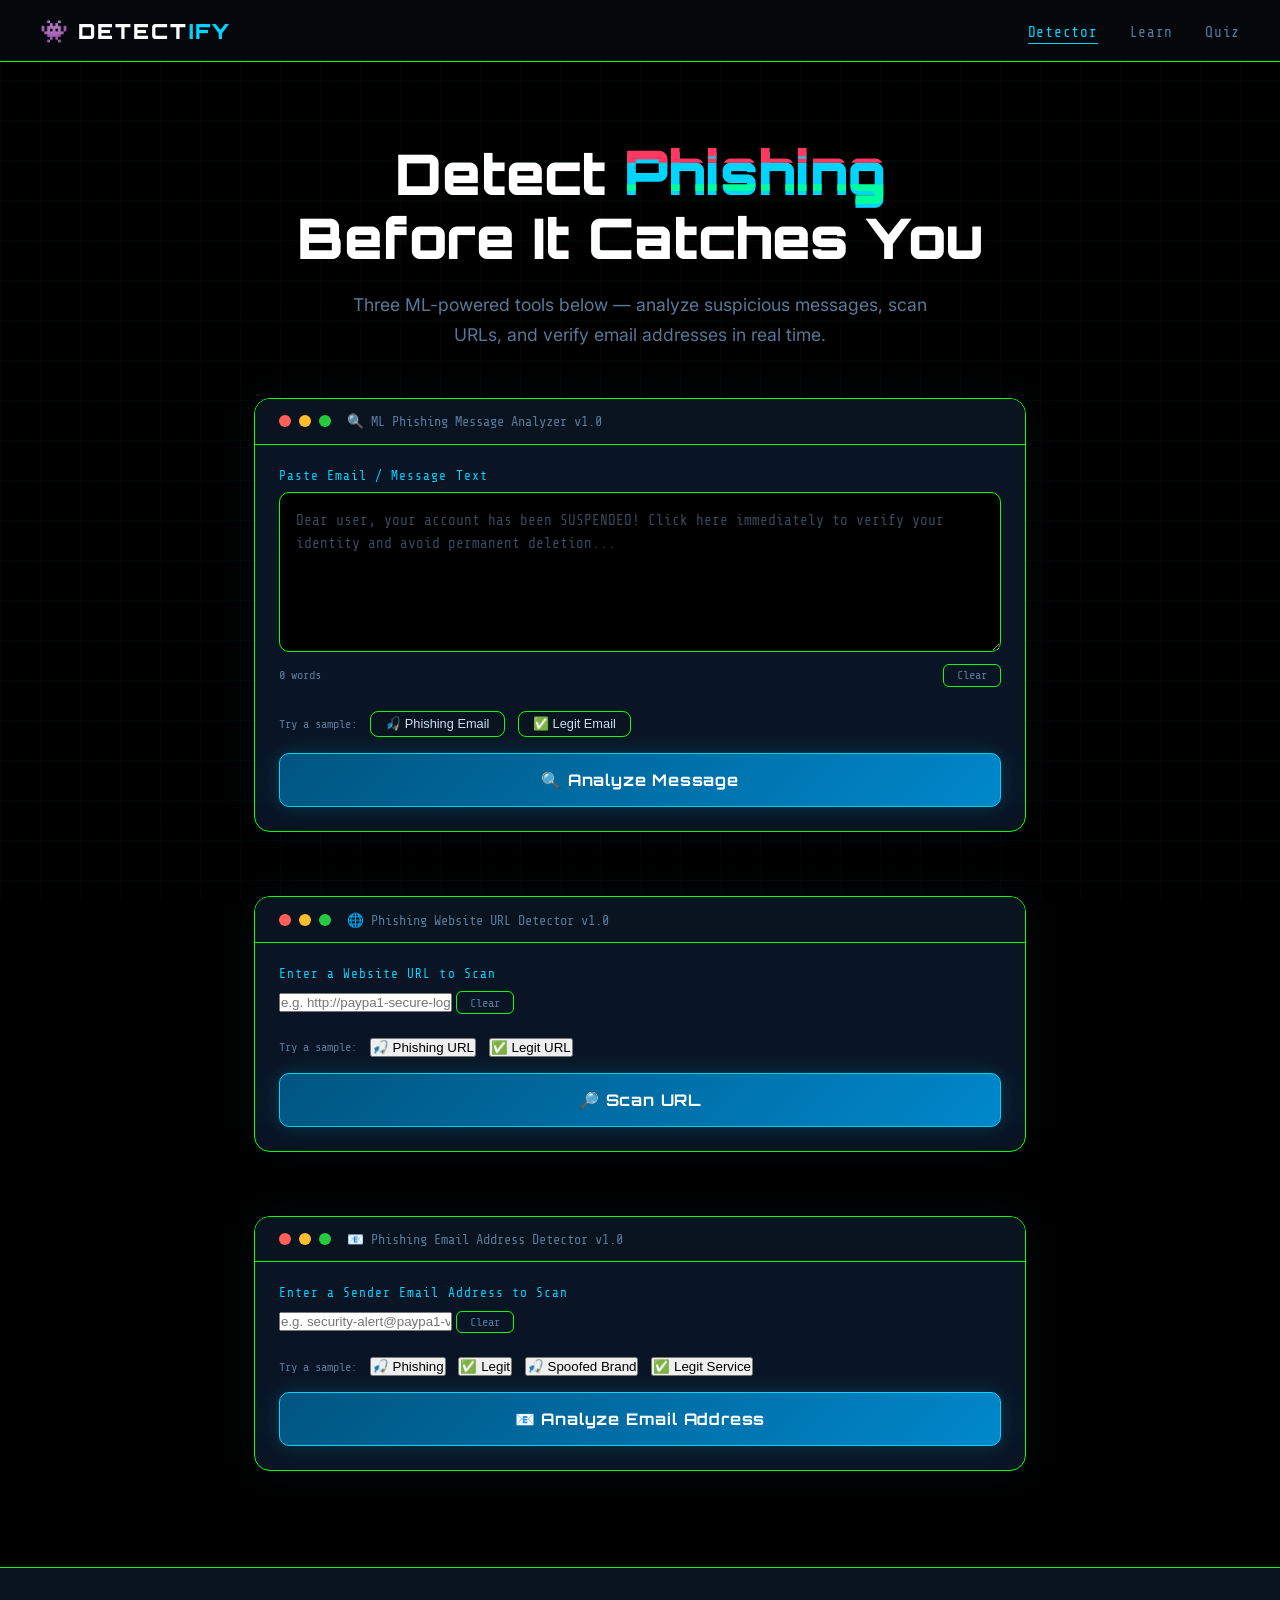
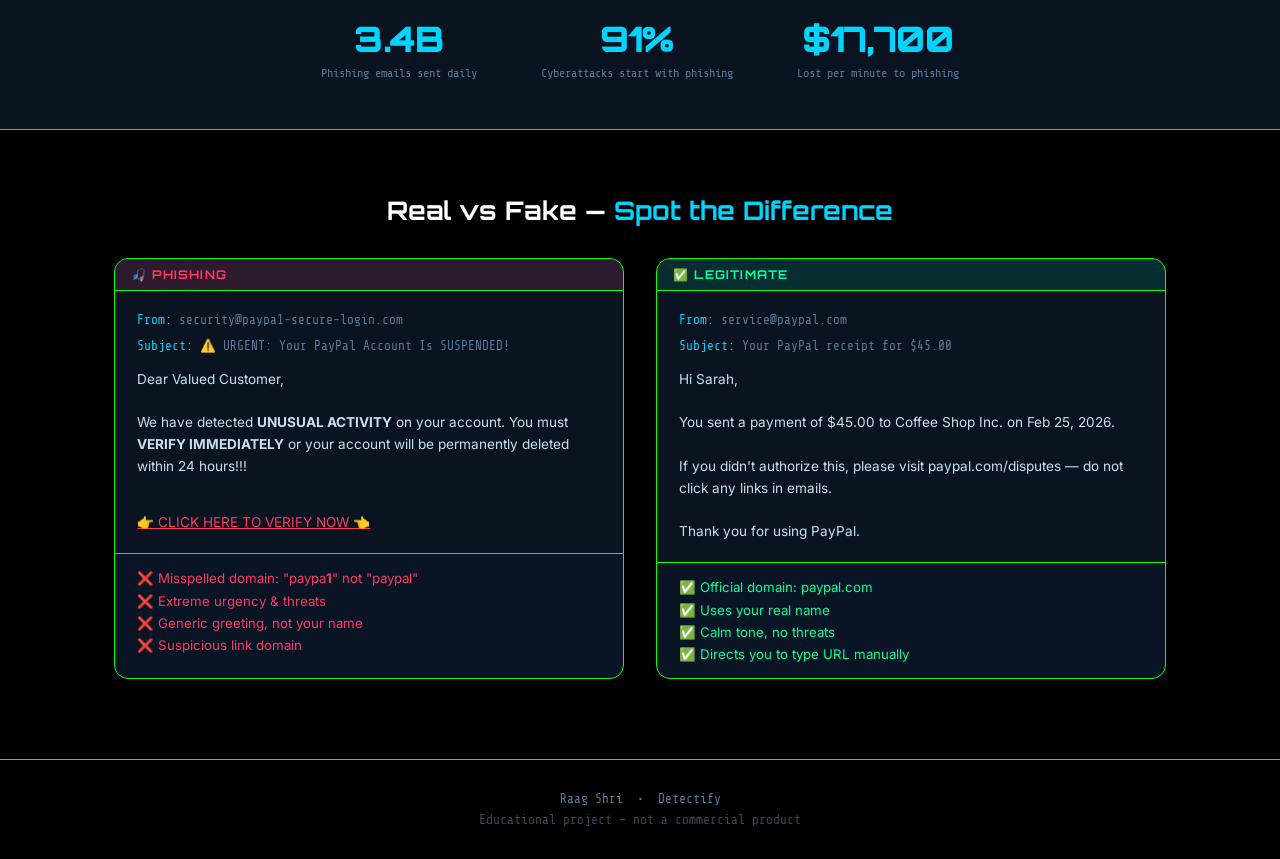
<file: templates/index.html>
<!DOCTYPE html>
<html lang="en">
<head>
  <meta charset="UTF-8" />
  <meta name="viewport" content="width=device-width, initial-scale=1.0"/>
  <title>Detectify</title>
  <link rel="stylesheet" href="/static/css/style.css" />
  <link href="https://fonts.googleapis.com/css2?family=Share+Tech+Mono&family=Orbitron:wght@400;700;900&family=Inter:wght@300;400;600&display=swap" rel="stylesheet"/>
</head>
<body>

  <div class="bg-grid"></div>
  <div class="scanline"></div>

  <!-- NAV -->
  <nav class="navbar">
    <div class="nav-logo">
      <span class="logo-icon">👾</span>
      <span class="logo-text">DETECT<span class="accent">IFY</span></span>
    </div>
    <ul class="nav-links">
      <li><a href="/" class="active">Detector</a></li>
      <li><a href="/learn">Learn</a></li>
      <li><a href="/quiz">Quiz</a></li>
    </ul>
  </nav>

  <!-- HERO -->
  <section class="hero">
    <h1 class="hero-title">
      Detect <span class="glitch" data-text="Phishing">Phishing</span><br/>Before It Catches You
    </h1>
    <p class="hero-subtitle">
      Three ML-powered tools below — analyze suspicious messages, scan URLs, and verify email addresses in real time.
    </p>
  </section>

  <!-- ══════════════════════════════════════════════
       CARD 1 — MESSAGE / EMAIL BODY DETECTOR
       ══════════════════════════════════════════════ -->
  <section class="detector-section">
    <div class="detector-card">
      <div class="card-header">
        <span class="terminal-dot red"></span>
        <span class="terminal-dot yellow"></span>
        <span class="terminal-dot green"></span>
        <span class="card-title">🔍 ML Phishing Message Analyzer v1.0</span>
      </div>

      <div class="input-area">
        <label for="messageInput">Paste Email / Message Text</label>
        <textarea id="messageInput" placeholder="Dear user, your account has been SUSPENDED! Click here immediately to verify your identity and avoid permanent deletion..."></textarea>
        <div class="input-meta">
          <span id="wordCount">0 words</span>
          <button id="clearBtn" class="btn-clear">Clear</button>
        </div>
      </div>

      <div class="samples">
        <span class="samples-label">Try a sample:</span>
        <button class="sample-btn" data-type="phishing">🎣 Phishing Email</button>
        <button class="sample-btn" data-type="legit">✅ Legit Email</button>
      </div>

      <button id="analyzeBtn" class="btn-analyze">
        <span class="btn-text">🔍 Analyze Message</span>
        <span class="btn-loading hidden">Scanning...</span>
      </button>

      <div id="resultPanel" class="result-panel hidden">
        <div class="result-header">
          <div id="verdictBadge" class="verdict-badge"></div>
          <div class="probability-wrap">
            <span class="prob-label">Phishing Probability</span>
            <div class="prob-bar-wrap"><div id="probBar" class="prob-bar"></div></div>
            <span id="probValue" class="prob-value"></span>
          </div>
        </div>
        <div class="result-columns">
          <div class="col">
            <h4 class="col-title danger-title">🚨 Red Flags</h4>
            <ul id="redFlagsList" class="flag-list"></ul>
          </div>
          <div class="col">
            <h4 class="col-title safe-title">🛡️ Safe Signs</h4>
            <ul id="safeSignsList" class="safe-list"></ul>
          </div>
        </div>
        <details class="features-details">
          <summary>⚙️ Feature Breakdown (ML Inputs)</summary>
          <div id="featuresGrid" class="features-grid"></div>
        </details>
      </div>
    </div>
  </section>

  <!-- ══════════════════════════════════════════════
       CARD 2 — URL / WEBSITE DETECTOR
       ══════════════════════════════════════════════ -->
  <section class="detector-section">
    <div class="detector-card">
      <div class="card-header">
        <span class="terminal-dot red"></span>
        <span class="terminal-dot yellow"></span>
        <span class="terminal-dot green"></span>
        <span class="card-title">🌐 Phishing Website URL Detector v1.0</span>
      </div>

      <div class="input-area">
        <label for="urlInput">Enter a Website URL to Scan</label>
        <div class="url-input-row">
          <input type="text" id="urlInput" class="url-input"
            placeholder="e.g. http://paypa1-secure-login.xyz/verify"
            autocomplete="off" spellcheck="false"/>
          <button id="clearUrlBtn" class="btn-clear">Clear</button>
        </div>
      </div>

      <div class="samples">
        <span class="samples-label">Try a sample:</span>
        <button class="url-sample-btn" data-url="http://paypa1-secure-login.xyz/verify?user=admin">🎣 Phishing URL</button>
        <button class="url-sample-btn" data-url="https://www.paypal.com/signin">✅ Legit URL</button>
      </div>

      <button id="analyzeUrlBtn" class="btn-analyze">
        <span class="url-btn-text">🔎 Scan URL</span>
        <span class="url-btn-loading hidden">Scanning...</span>
      </button>

      <div id="urlResultPanel" class="result-panel hidden">
        <div class="result-header">
          <div id="urlVerdictBadge" class="verdict-badge"></div>
          <div class="probability-wrap">
            <span class="prob-label">Phishing Probability</span>
            <div class="prob-bar-wrap"><div id="urlProbBar" class="prob-bar"></div></div>
            <span id="urlProbValue" class="prob-value"></span>
          </div>
        </div>
        <div class="result-columns">
          <div class="col">
            <h4 class="col-title danger-title">🚨 Suspicious Signals</h4>
            <ul id="urlRedFlagsList" class="flag-list"></ul>
          </div>
          <div class="col">
            <h4 class="col-title safe-title">🛡️ Safe Signals</h4>
            <ul id="urlSafeSignsList" class="safe-list"></ul>
          </div>
        </div>
        <details class="features-details">
          <summary>⚙️ URL Feature Breakdown (ML Inputs)</summary>
          <div id="urlFeaturesGrid" class="features-grid"></div>
        </details>
      </div>
    </div>
  </section>

  <!-- ══════════════════════════════════════════════
       CARD 3 — EMAIL ADDRESS DETECTOR
       ══════════════════════════════════════════════ -->
  <section class="detector-section">
    <div class="detector-card">
      <div class="card-header">
        <span class="terminal-dot red"></span>
        <span class="terminal-dot yellow"></span>
        <span class="terminal-dot green"></span>
        <span class="card-title">📧 Phishing Email Address Detector v1.0</span>
      </div>

      <div class="input-area">
        <label for="emailInput">Enter a Sender Email Address to Scan</label>
        <div class="url-input-row">
          <input type="text" id="emailInput" class="url-input"
            placeholder="e.g. security-alert@paypa1-verify.support"
            autocomplete="off" spellcheck="false"/>
          <button id="clearEmailBtn" class="btn-clear">Clear</button>
        </div>
      </div>

      <div class="samples">
        <span class="samples-label">Try a sample:</span>
        <button class="email-sample-btn" data-email="security-alert@paypa1-account-verify.support">🎣 Phishing</button>
        <button class="email-sample-btn" data-email="no-reply@github.com">✅ Legit</button>
        <button class="email-sample-btn" data-email="noreply@amaz0n-billing-update.xyz">🎣 Spoofed Brand</button>
        <button class="email-sample-btn" data-email="receipts@stripe.com">✅ Legit Service</button>
      </div>

      <button id="analyzeEmailBtn" class="btn-analyze">
        <span class="email-btn-text">📧 Analyze Email Address</span>
        <span class="email-btn-loading hidden">Scanning...</span>
      </button>

      <div id="emailResultPanel" class="result-panel hidden">
        <div class="result-header">
          <div id="emailVerdictBadge" class="verdict-badge"></div>
          <div class="probability-wrap">
            <span class="prob-label">Phishing Probability</span>
            <div class="prob-bar-wrap"><div id="emailProbBar" class="prob-bar"></div></div>
            <span id="emailProbValue" class="prob-value"></span>
          </div>
        </div>
        <div class="result-columns">
          <div class="col">
            <h4 class="col-title danger-title">🚨 Suspicious Signals</h4>
            <ul id="emailRedFlagsList" class="flag-list"></ul>
          </div>
          <div class="col">
            <h4 class="col-title safe-title">🛡️ Safe Signals</h4>
            <ul id="emailSafeSignsList" class="safe-list"></ul>
          </div>
        </div>
        <details class="features-details">
          <summary>⚙️ Email Feature Breakdown (ML Inputs)</summary>
          <div id="emailFeaturesGrid" class="features-grid"></div>
        </details>
      </div>
    </div>
  </section>

  <!-- STATS STRIP -->
  <section class="stats-strip">
    <div class="stat-item">
      <span class="stat-number">3.4B</span>
      <span class="stat-label">Phishing emails sent daily</span>
    </div>
    <div class="stat-item">
      <span class="stat-number">91%</span>
      <span class="stat-label">Cyberattacks start with phishing</span>
    </div>
    <div class="stat-item">
      <span class="stat-number">$17,700</span>
      <span class="stat-label">Lost per minute to phishing</span>
    </div>
  </section>

  <!-- EXAMPLES SECTION -->
  <section class="examples-section">
    <h2 class="section-title">Real vs Fake — <span class="accent">Spot the Difference</span></h2>
    <div class="examples-grid">

      <div class="example-card fake-card">
        <div class="example-badge fake-badge">🎣 PHISHING</div>
        <div class="email-mock">
          <div class="email-field"><span>From:</span> security@paypa1-secure-login.com</div>
          <div class="email-field"><span>Subject:</span> ⚠️ URGENT: Your PayPal Account Is SUSPENDED!</div>
          <div class="email-body">
            Dear Valued Customer,<br/><br/>
            We have detected <strong>UNUSUAL ACTIVITY</strong> on your account. You must
            <strong>VERIFY IMMEDIATELY</strong> or your account will be permanently deleted within 24 hours!!!<br/><br/>
            <a href="#" class="fake-link">👉 CLICK HERE TO VERIFY NOW 👈</a>
          </div>
        </div>
        <ul class="red-flags-list">
          <li>❌ Misspelled domain: "paypa<strong>1</strong>" not "paypal"</li>
          <li>❌ Extreme urgency &amp; threats</li>
          <li>❌ Generic greeting, not your name</li>
          <li>❌ Suspicious link domain</li>
        </ul>
      </div>

      <div class="example-card legit-card">
        <div class="example-badge legit-badge">✅ LEGITIMATE</div>
        <div class="email-mock">
          <div class="email-field"><span>From:</span> service@paypal.com</div>
          <div class="email-field"><span>Subject:</span> Your PayPal receipt for $45.00</div>
          <div class="email-body">
            Hi Sarah,<br/><br/>
            You sent a payment of $45.00 to Coffee Shop Inc. on Feb 25, 2026.<br/><br/>
            If you didn't authorize this, please visit paypal.com/disputes — do not click any links in emails.<br/><br/>
            Thank you for using PayPal.
          </div>
        </div>
        <ul class="green-flags-list">
          <li>✅ Official domain: paypal.com</li>
          <li>✅ Uses your real name</li>
          <li>✅ Calm tone, no threats</li>
          <li>✅ Directs you to type URL manually</li>
        </ul>
      </div>

    </div>
  </section>

  <footer class="footer">
    <p>Raag Shri &nbsp;•&nbsp; Detectify</p>
    <p class="footer-sub">Educational project — not a commercial product</p>
  </footer>

  <!-- ✅ Script tag — MUST be at end of body so DOM is ready -->
  <script src="/static/js/main.js"></script>

</body>
</html>
</file>
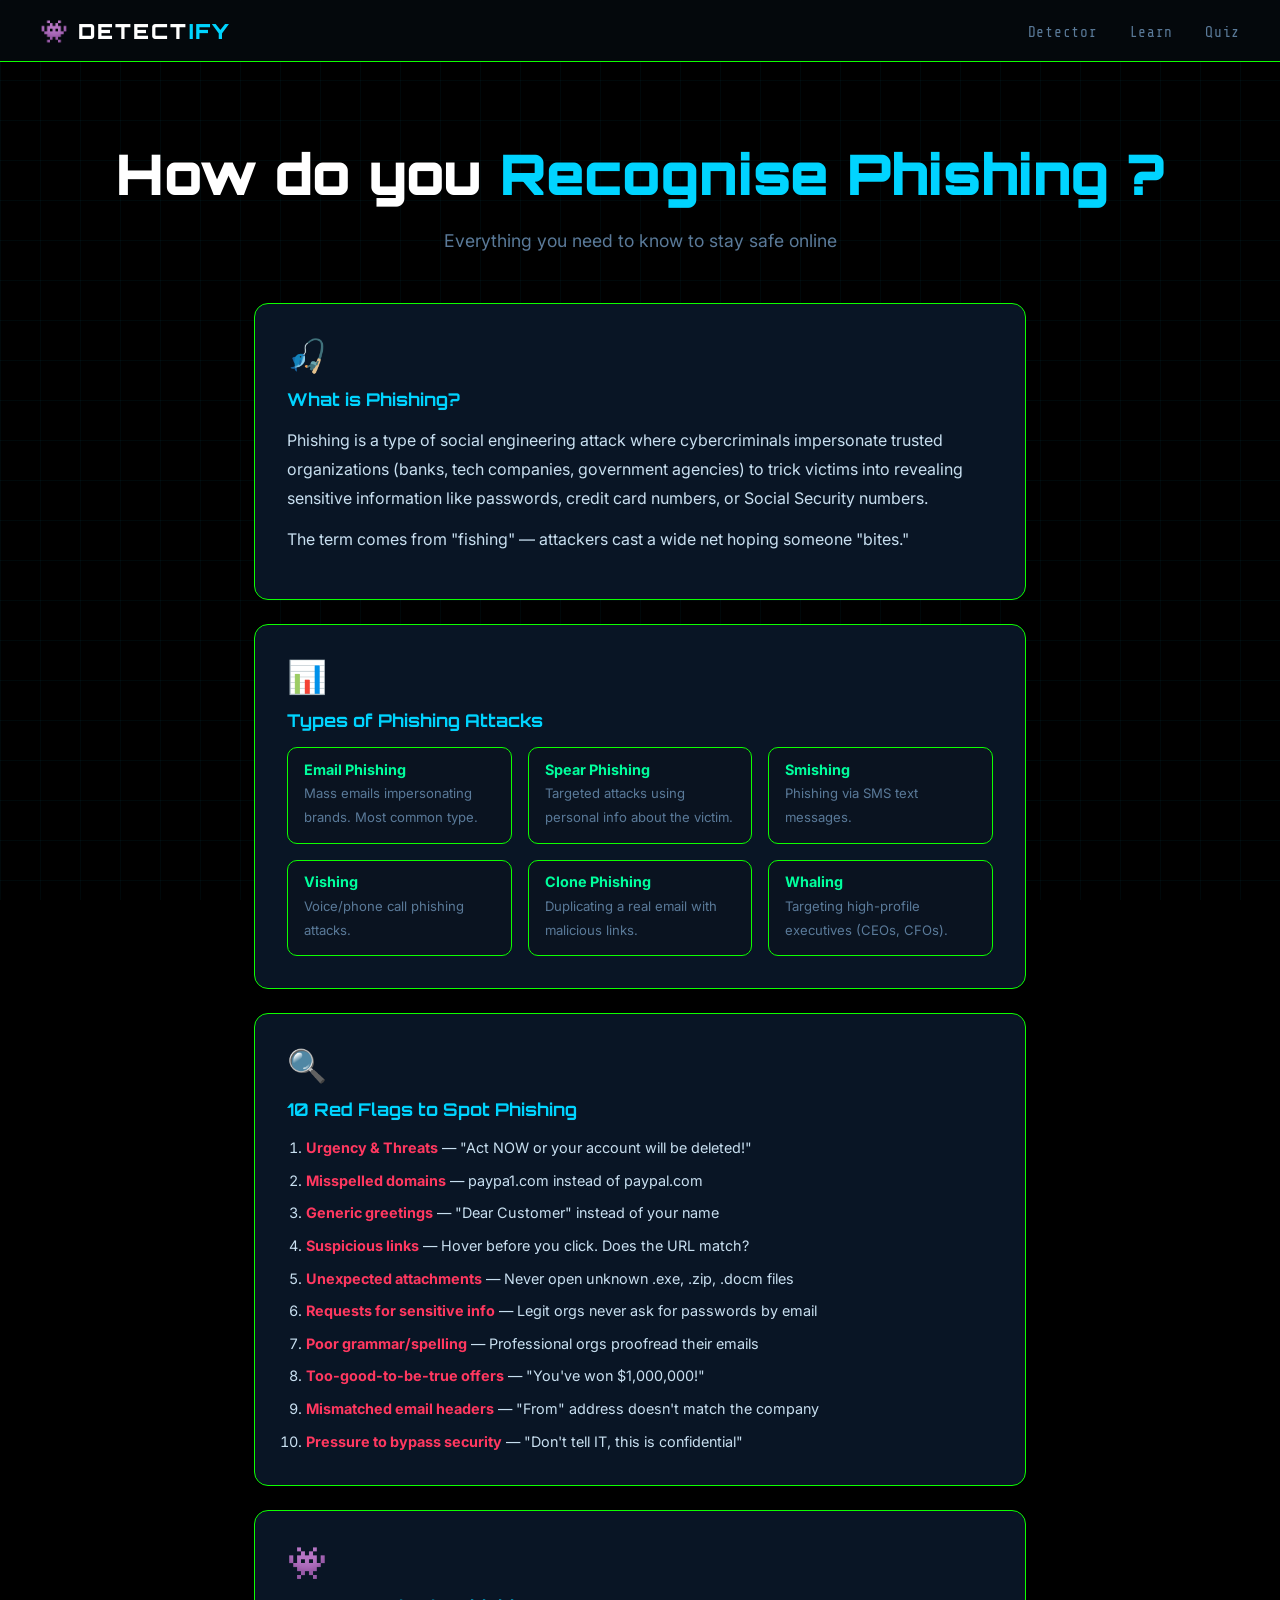
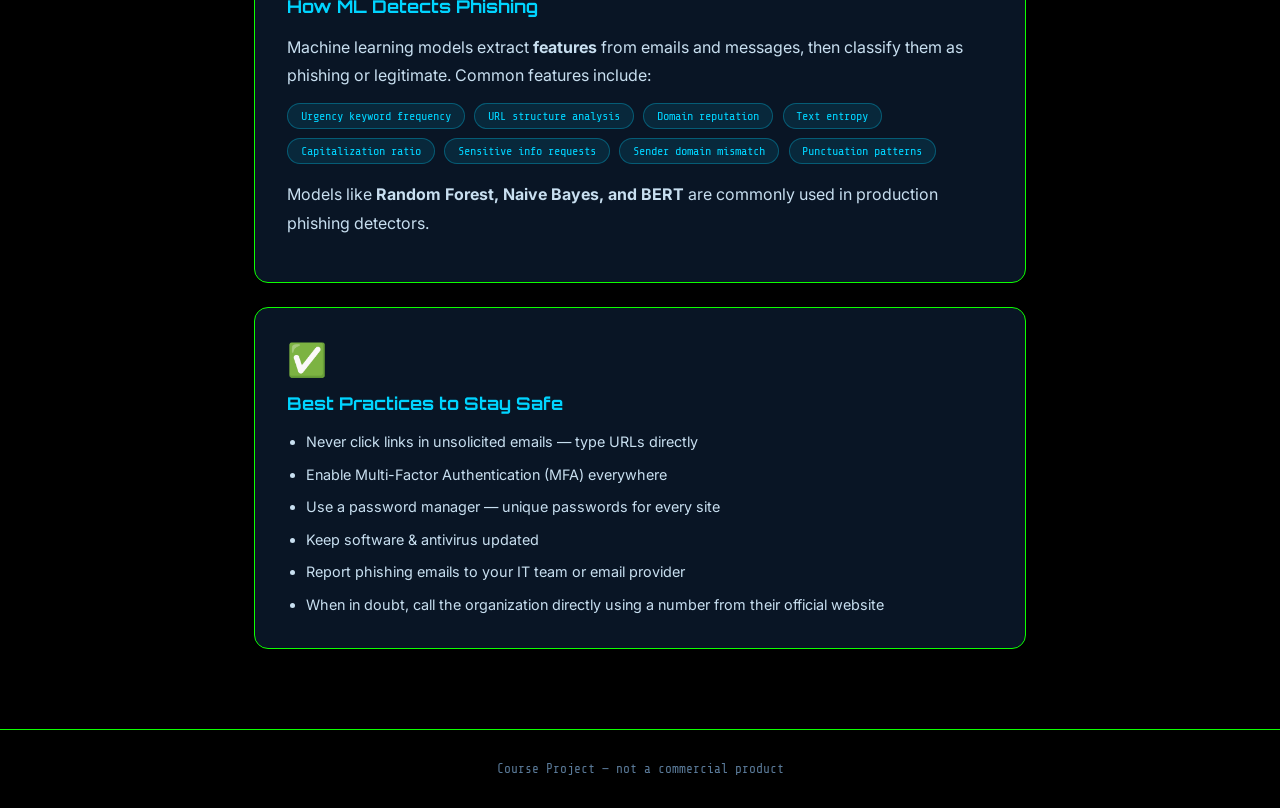
<file: templates/learn.html>
<!DOCTYPE html>
<html lang="en">
<head>
  <meta charset="UTF-8" />
  <meta name="viewport" content="width=device-width, initial-scale=1.0"/>
  <title>Learn — Detectify</title>
  <link rel="stylesheet" href="/static/css/style.css" />
  <link href="https://fonts.googleapis.com/css2?family=Share+Tech+Mono&family=Orbitron:wght@400;700;900&family=Inter:wght@300;400;600&display=swap" rel="stylesheet"/>
</head>
<body>
  <div class="bg-grid"></div>
  <div class="scanline"></div>

  <nav class="navbar">
    <div class="nav-logo">
      <span class="logo-icon">👾</span>
      <span class="logo-text">DETECT<span class="accent">IFY</span></span>
    </div>
    <ul class="nav-links">
      <li><a href="/">Detector</a></li>
      <li><a href="/learn">Learn</a></li>
      <li><a href="/quiz">Quiz</a></li>
    </ul>
  </nav>

  <section class="page-hero">
    <h1 class="hero-title">How do you <span class="accent">Recognise Phishing ?</span></h1>
    <p class="hero-subtitle">Everything you need to know to stay safe online</p>
  </section>

  <section class="learn-section">

    <div class="learn-card">
      <div class="learn-icon">🎣</div>
      <h3>What is Phishing?</h3>
      <p>Phishing is a type of social engineering attack where cybercriminals impersonate trusted organizations (banks, tech companies, government agencies) to trick victims into revealing sensitive information like passwords, credit card numbers, or Social Security numbers.</p>
      <p>The term comes from "fishing" — attackers cast a wide net hoping someone "bites."</p>
    </div>

    <div class="learn-card">
      <div class="learn-icon">📊</div>
      <h3>Types of Phishing Attacks</h3>
      <div class="type-grid">
        <div class="type-item">
          <strong>Email Phishing</strong>
          <p>Mass emails impersonating brands. Most common type.</p>
        </div>
        <div class="type-item">
          <strong>Spear Phishing</strong>
          <p>Targeted attacks using personal info about the victim.</p>
        </div>
        <div class="type-item">
          <strong>Smishing</strong>
          <p>Phishing via SMS text messages.</p>
        </div>
        <div class="type-item">
          <strong>Vishing</strong>
          <p>Voice/phone call phishing attacks.</p>
        </div>
        <div class="type-item">
          <strong>Clone Phishing</strong>
          <p>Duplicating a real email with malicious links.</p>
        </div>
        <div class="type-item">
          <strong>Whaling</strong>
          <p>Targeting high-profile executives (CEOs, CFOs).</p>
        </div>
      </div>
    </div>

    <div class="learn-card">
      <div class="learn-icon">🔍</div>
      <h3>10 Red Flags to Spot Phishing</h3>
      <ol class="redflags-ol">
        <li><strong>Urgency & Threats</strong> — "Act NOW or your account will be deleted!"</li>
        <li><strong>Misspelled domains</strong> — paypa1.com instead of paypal.com</li>
        <li><strong>Generic greetings</strong> — "Dear Customer" instead of your name</li>
        <li><strong>Suspicious links</strong> — Hover before you click. Does the URL match?</li>
        <li><strong>Unexpected attachments</strong> — Never open unknown .exe, .zip, .docm files</li>
        <li><strong>Requests for sensitive info</strong> — Legit orgs never ask for passwords by email</li>
        <li><strong>Poor grammar/spelling</strong> — Professional orgs proofread their emails</li>
        <li><strong>Too-good-to-be-true offers</strong> — "You've won $1,000,000!"</li>
        <li><strong>Mismatched email headers</strong> — "From" address doesn't match the company</li>
        <li><strong>Pressure to bypass security</strong> — "Don't tell IT, this is confidential"</li>
      </ol>
    </div>

    <div class="learn-card">
      <div class="learn-icon">👾</div>
      <h3>How ML Detects Phishing</h3>
      <p>Machine learning models extract <strong>features</strong> from emails and messages, then classify them as phishing or legitimate. Common features include:</p>
      <div class="feature-pills">
        <span class="pill">Urgency keyword frequency</span>
        <span class="pill">URL structure analysis</span>
        <span class="pill">Domain reputation</span>
        <span class="pill">Text entropy</span>
        <span class="pill">Capitalization ratio</span>
        <span class="pill">Sensitive info requests</span>
        <span class="pill">Sender domain mismatch</span>
        <span class="pill">Punctuation patterns</span>
      </div>
      <p style="margin-top:1rem">Models like <strong>Random Forest, Naive Bayes, and BERT</strong> are commonly used in production phishing detectors.</p>
    </div>

    <div class="learn-card">
      <div class="learn-icon">✅</div>
      <h3>Best Practices to Stay Safe</h3>
      <ul class="best-practices">
        <li>Never click links in unsolicited emails — type URLs directly</li>
        <li>Enable Multi-Factor Authentication (MFA) everywhere</li>
        <li>Use a password manager — unique passwords for every site</li>
        <li>Keep software & antivirus updated</li>
        <li>Report phishing emails to your IT team or email provider</li>
        <li>When in doubt, call the organization directly using a number from their official website</li>
      </ul>
    </div>

  </section>

  <footer class="footer">
    <p>Course Project — not a commercial product</p>
  </footer>

</body>

</html>
</file>
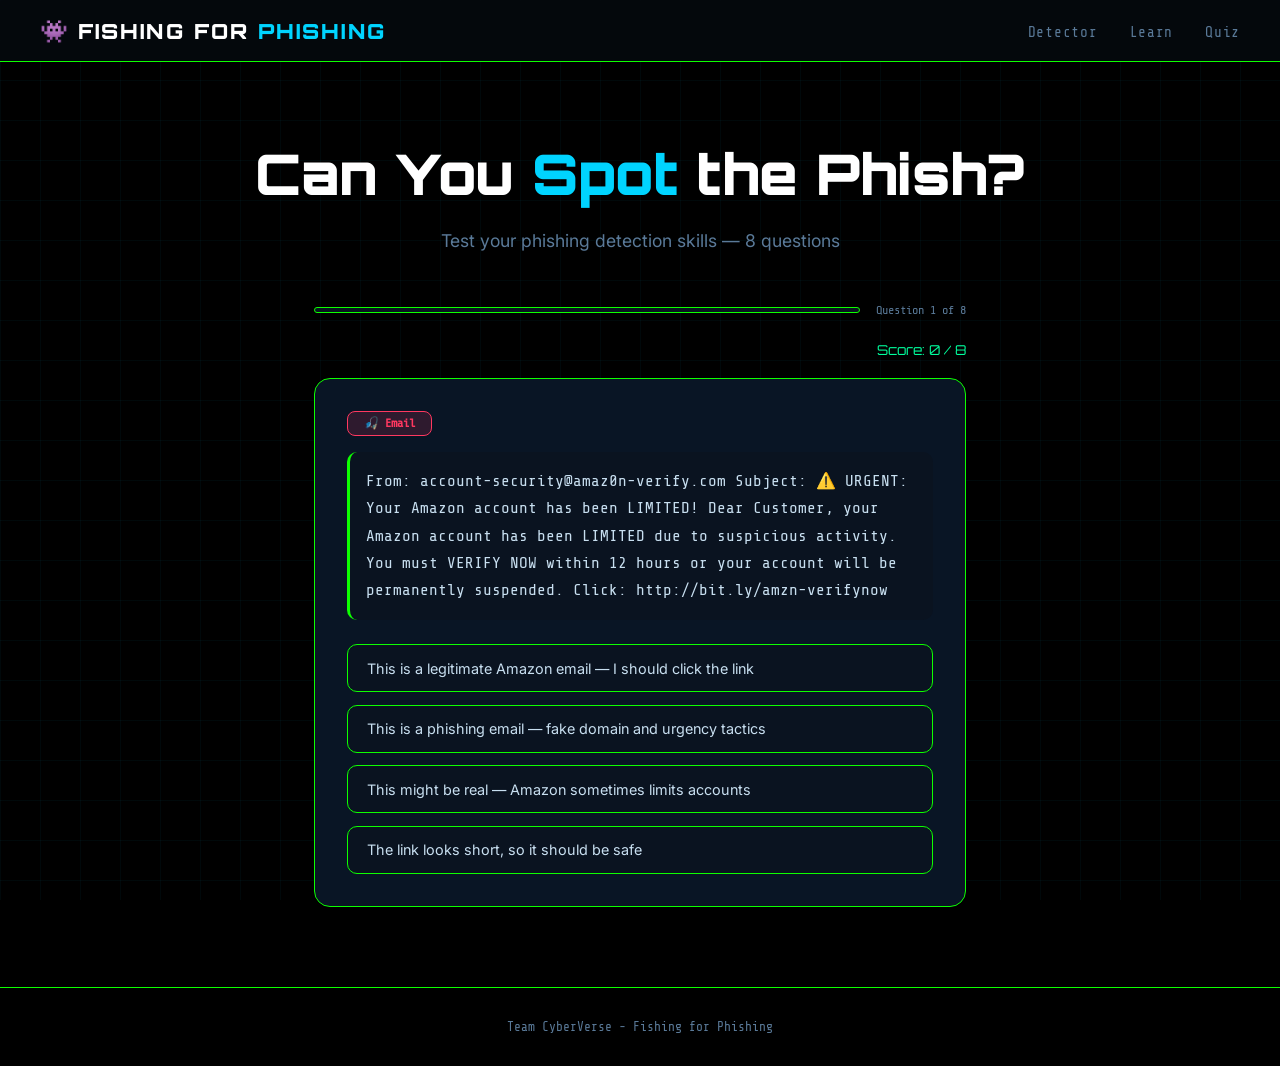
<file: templates/quiz.html>
<!DOCTYPE html>
<html lang="en">
<head>
  <meta charset="UTF-8" />
  <meta name="viewport" content="width=device-width, initial-scale=1.0"/>
  <title>Quiz — Fishing for Phishing</title>
  <link rel="stylesheet" href="/static/css/style.css" />
  <link href="https://fonts.googleapis.com/css2?family=Share+Tech+Mono&family=Orbitron:wght@400;700;900&family=Inter:wght@300;400;600&display=swap" rel="stylesheet"/>
</head>
<body>
  <div class="bg-grid"></div>
  <div class="scanline"></div>

  <nav class="navbar">
    <div class="nav-logo">
      <span class="logo-icon">👾</span>
      <span class="logo-text">FISHING FOR <span class="accent">PHISHING</span></span>
    </div>
    <ul class="nav-links">
      <li><a href="/">Detector</a></li>
      <li><a href="/learn">Learn</a></li>
      <li><a href="/quiz">Quiz</a></li>
    </ul>
  </nav>

  <section class="page-hero">
    <h1 class="hero-title">Can You <span class="accent">Spot</span> the Phish?</h1>
    <p class="hero-subtitle">Test your phishing detection skills — 8 questions</p>
  </section>

  <section class="quiz-section">
    <!-- Progress Bar -->
    <div class="quiz-progress-wrap">
      <div class="quiz-progress-bar">
        <div id="progressFill" class="progress-fill" style="width:0%"></div>
      </div>
      <span id="progressText" class="progress-text">Question 1 of 8</span>
    </div>

    <!-- Score Display -->
    <div class="score-display">
      Score: <span id="scoreDisplay">0</span> / <span id="totalDisplay">8</span>
    </div>

    <!-- Question Card -->
    <div id="questionCard" class="question-card">
      <div id="questionBadge" class="question-badge"></div>
      <p id="questionText" class="question-text"></p>
      <div id="optionsContainer" class="options-container"></div>
      <div id="explanation" class="explanation hidden"></div>
      <button id="nextBtn" class="btn-next hidden">Next Question →</button>
    </div>

    <!-- Results Screen -->
    <div id="resultsScreen" class="results-screen hidden">
      <div id="resultIcon" class="result-icon"></div>
      <h2 id="resultTitle" class="result-title"></h2>
      <p id="resultDesc" class="result-desc"></p>
      <div id="finalScore" class="final-score"></div>
      <div class="result-breakdown" id="resultBreakdown"></div>
      <button onclick="resetQuiz()" class="btn-analyze" style="margin-top:2rem">🔄 Try Again</button>
      <a href="/learn" class="btn-secondary" style="margin-top:1rem;display:block;text-align:center">📚 Study the Guide</a>
    </div>
  </section>

  <footer class="footer">
    <p>Team CyberVerse - Fishing for Phishing</p>
  </footer>

  <script src="/static/js/quiz.js"></script>
</body>

</html>
</file>
<file: static/css/style.css>
/* ═══════════════════════════════════════════════
   PhishGuard — Cybersecurity Theme CSS
   Aesthetic: Dark terminal / cyber-noir
   Fonts: Orbitron (display) + Share Tech Mono + Inter
   ═══════════════════════════════════════════════ */

:root {
  --bg: #000000;
  --bg2: #0a1320;
  --bg3: #0f1e30;
  --panel: #091525;
  --border: #0dff00;
  --border-glow: #00aaff44;
  --accent: #00d4ff;
  --accent2: #00ff9d;
  --danger: #ff3860;
  --warning: #ffb300;
  --safe: #00ff9d;
  --text: #c8dff0;
  --text-dim: #5a7a99;
  --font-display: 'Orbitron', monospace;
  --font-mono: 'Share Tech Mono', monospace;
  --font-body: 'Inter', sans-serif;
}

*, *::before, *::after { box-sizing: border-box; margin: 0; padding: 0; }

html { scroll-behavior: smooth; }

body {
  background: var(--bg);
  color: var(--text);
  font-family: var(--font-body);
  min-height: 100vh;
  overflow-x: hidden;
  position: relative;
}

/* ── Animated grid background ─────────────────── */
.bg-grid {
  position: fixed;
  inset: 0;
  background-image:
    linear-gradient(rgba(0,212,255,0.04) 1px, transparent 1px),
    linear-gradient(90deg, rgba(0,212,255,0.04) 1px, transparent 1px);
  background-size: 40px 40px;
  z-index: 0;
  pointer-events: none;
}

.scanline {
  position: fixed;
  top: -100%;
  left: 0;
  width: 100%;
  height: 2px;
  background: linear-gradient(transparent, rgba(0,212,255,0.15), transparent);
  animation: scanline 6s linear infinite;
  z-index: 1;
  pointer-events: none;
}
@keyframes scanline { to { top: 200%; } }

/* ── Navbar ────────────────────────────────────── */
.navbar {
  position: sticky;
  top: 0;
  z-index: 100;
  display: flex;
  align-items: center;
  justify-content: space-between;
  padding: 1rem 2.5rem;
  background: rgba(5,10,15,0.85);
  backdrop-filter: blur(12px);
  border-bottom: 1px solid var(--border);
}

.nav-logo {
  display: flex;
  align-items: center;
  gap: 0.5rem;
  font-family: var(--font-display);
  font-size: 1.3rem;
  font-weight: 900;
  letter-spacing: 0.1em;
  color: #fff;
}
.logo-icon { font-size: 1.4rem; }
.logo-text .accent { color: var(--accent); }

.nav-links {
  list-style: none;
  display: flex;
  gap: 2rem;
}
.nav-links a {
  text-decoration: none;
  color: var(--text-dim);
  font-family: var(--font-mono);
  font-size: 0.9rem;
  letter-spacing: 0.05em;
  transition: color 0.2s;
  position: relative;
  padding-bottom: 4px;
}
.nav-links a::after {
  content: '';
  position: absolute;
  bottom: 0; left: 0;
  width: 0; height: 1px;
  background: var(--accent);
  transition: width 0.3s;
}
.nav-links a:hover, .nav-links a.active {
  color: var(--accent);
}
.nav-links a:hover::after, .nav-links a.active::after { width: 100%; }

/* ── Hero ──────────────────────────────────────── */
.hero, .page-hero {
  position: relative;
  z-index: 2;
  text-align: center;
  padding: 5rem 2rem 3rem;
}

.hero-badge {
  display: inline-block;
  font-family: var(--font-mono);
  font-size: 0.75rem;
  color: var(--accent2);
  border: 1px solid var(--accent2);
  padding: 0.3rem 1rem;
  border-radius: 100px;
  margin-bottom: 1.5rem;
  letter-spacing: 0.08em;
  animation: pulse-border 3s ease-in-out infinite;
}
@keyframes pulse-border {
  0%,100% { box-shadow: 0 0 0 0 rgba(0,255,157,0.2); }
  50% { box-shadow: 0 0 0 8px rgba(0,255,157,0); }
}

.hero-title {
  font-family: var(--font-display);
  font-size: clamp(2rem, 5vw, 3.5rem);
  font-weight: 900;
  line-height: 1.15;
  color: #fff;
  margin-bottom: 1.2rem;
}
.accent { color: var(--accent); }

/* Glitch effect */
.glitch {
  position: relative;
  color: var(--accent);
}
.glitch::before, .glitch::after {
  content: attr(data-text);
  position: absolute;
  left: 0; top: 0;
  width: 100%; height: 100%;
}
.glitch::before {
  color: var(--danger);
  animation: glitch1 3s infinite;
  clip-path: polygon(0 0, 100% 0, 100% 35%, 0 35%);
}
.glitch::after {
  color: var(--accent2);
  animation: glitch2 3s infinite;
  clip-path: polygon(0 65%, 100% 65%, 100% 100%, 0 100%);
}
@keyframes glitch1 {
  0%,90%,100% { transform: translate(0); }
  92% { transform: translate(-3px, 1px); }
  94% { transform: translate(3px, -1px); }
}
@keyframes glitch2 {
  0%,90%,100% { transform: translate(0); }
  93% { transform: translate(3px, 1px); }
  95% { transform: translate(-3px, -1px); }
}

.hero-subtitle {
  font-size: 1.1rem;
  color: var(--text-dim);
  max-width: 600px;
  margin: 0 auto;
  line-height: 1.7;
}

/* ── Detector Card ─────────────────────────────── */
.detector-section {
  position: relative;
  z-index: 2;
  max-width: 820px;
  margin: 0 auto;
  padding: 0 1.5rem 4rem;
}

.detector-card {
  background: var(--panel);
  border: 1px solid var(--border);
  border-radius: 16px;
  overflow: hidden;
  box-shadow: 0 0 40px rgba(0,212,255,0.05), 0 0 80px rgba(0,0,0,0.5);
}

.card-header {
  background: var(--bg2);
  border-bottom: 1px solid var(--border);
  padding: 0.9rem 1.5rem;
  display: flex;
  align-items: center;
  gap: 0.5rem;
}
.terminal-dot {
  width: 12px; height: 12px;
  border-radius: 50%;
}
.terminal-dot.red    { background: #ff5f56; }
.terminal-dot.yellow { background: #ffbd2e; }
.terminal-dot.green  { background: #27c93f; }
.card-title {
  margin-left: 0.5rem;
  font-family: var(--font-mono);
  font-size: 0.85rem;
  color: var(--text-dim);
}

.input-area {
  padding: 1.5rem;
}
.input-area label {
  display: block;
  font-family: var(--font-mono);
  font-size: 0.8rem;
  color: var(--accent);
  letter-spacing: 0.08em;
  margin-bottom: 0.6rem;
}
textarea {
  width: 100%;
  min-height: 160px;
  background: var(--bg);
  border: 1px solid var(--border);
  border-radius: 10px;
  color: var(--text);
  font-family: var(--font-mono);
  font-size: 0.9rem;
  padding: 1rem;
  resize: vertical;
  transition: border-color 0.3s, box-shadow 0.3s;
  line-height: 1.6;
}
textarea:focus {
  outline: none;
  border-color: var(--accent);
  box-shadow: 0 0 0 3px rgba(0,212,255,0.1);
}
textarea::placeholder { color: var(--text-dim); opacity: 0.6; }

.input-meta {
  display: flex;
  justify-content: space-between;
  align-items: center;
  margin-top: 0.5rem;
  font-family: var(--font-mono);
  font-size: 0.75rem;
  color: var(--text-dim);
}
.btn-clear {
  background: none;
  border: 1px solid var(--border);
  color: var(--text-dim);
  padding: 0.2rem 0.8rem;
  border-radius: 6px;
  cursor: pointer;
  font-family: var(--font-mono);
  font-size: 0.75rem;
  transition: all 0.2s;
}
.btn-clear:hover { color: var(--danger); border-color: var(--danger); }

/* Samples */
.samples {
  padding: 0 1.5rem 1rem;
  display: flex;
  align-items: center;
  gap: 0.8rem;
  flex-wrap: wrap;
}
.samples-label {
  font-family: var(--font-mono);
  font-size: 0.75rem;
  color: var(--text-dim);
}
.sample-btn {
  border: 1px solid var(--border);
  background: var(--bg2);
  color: var(--text);
  padding: 0.3rem 0.9rem;
  border-radius: 8px;
  cursor: pointer;
  font-size: 0.8rem;
  transition: all 0.2s;
}
.sample-btn:hover { border-color: var(--accent); color: var(--accent); }

/* Analyze Button */
.btn-analyze {
  display: block;
  width: calc(100% - 3rem);
  margin: 0 1.5rem 1.5rem;
  padding: 1rem;
  background: linear-gradient(135deg, #005580, #0088cc);
  border: 1px solid var(--accent);
  border-radius: 10px;
  color: #fff;
  font-family: var(--font-display);
  font-size: 1rem;
  font-weight: 700;
  letter-spacing: 0.05em;
  cursor: pointer;
  transition: all 0.3s;
  box-shadow: 0 0 20px rgba(0,212,255,0.2);
  text-decoration: none;
}
.btn-analyze:hover {
  background: linear-gradient(135deg, #006699, #00aaff);
  box-shadow: 0 0 30px rgba(0,212,255,0.4);
  transform: translateY(-1px);
}

.hidden { display: none !important; }

/* ── Result Panel ──────────────────────────────── */
.result-panel {
  border-top: 1px solid var(--border);
  padding: 1.5rem;
  animation: fadeIn 0.4s ease;
}
@keyframes fadeIn { from { opacity:0; transform:translateY(10px); } to { opacity:1; transform:none; } }

.result-header {
  display: flex;
  align-items: center;
  gap: 2rem;
  flex-wrap: wrap;
  margin-bottom: 1.5rem;
}

.verdict-badge {
  padding: 0.5rem 1.5rem;
  border-radius: 8px;
  font-family: var(--font-display);
  font-size: 1.1rem;
  font-weight: 900;
  letter-spacing: 0.1em;
}
.verdict-phishing {
  background: rgba(255,56,96,0.15);
  border: 2px solid var(--danger);
  color: var(--danger);
  box-shadow: 0 0 20px rgba(255,56,96,0.2);
}
.verdict-legit {
  background: rgba(0,255,157,0.1);
  border: 2px solid var(--safe);
  color: var(--safe);
  box-shadow: 0 0 20px rgba(0,255,157,0.2);
}

.probability-wrap { flex: 1; min-width: 200px; }
.prob-label {
  font-family: var(--font-mono);
  font-size: 0.75rem;
  color: var(--text-dim);
  display: block;
  margin-bottom: 0.4rem;
}
.prob-bar-wrap {
  height: 8px;
  background: var(--bg);
  border-radius: 100px;
  overflow: hidden;
  border: 1px solid var(--border);
}
.prob-bar {
  height: 100%;
  border-radius: 100px;
  transition: width 1s cubic-bezier(0.25, 1, 0.5, 1);
}
.prob-bar.danger { background: linear-gradient(90deg, var(--warning), var(--danger)); }
.prob-bar.safe   { background: linear-gradient(90deg, var(--accent), var(--safe)); }
.prob-value {
  font-family: var(--font-mono);
  font-size: 0.85rem;
  color: var(--text);
  margin-top: 0.3rem;
  display: block;
}

/* Result columns */
.result-columns {
  display: grid;
  grid-template-columns: 1fr 1fr;
  gap: 1.5rem;
  margin-bottom: 1.5rem;
}
@media (max-width: 580px) { .result-columns { grid-template-columns: 1fr; } }

.col-title {
  font-family: var(--font-mono);
  font-size: 0.8rem;
  letter-spacing: 0.06em;
  margin-bottom: 0.8rem;
}
.danger-title { color: var(--danger); }
.safe-title { color: var(--safe); }

.flag-list, .safe-list {
  list-style: none;
  display: flex;
  flex-direction: column;
  gap: 0.5rem;
}
.flag-list li, .safe-list li {
  font-size: 0.85rem;
  padding: 0.5rem 0.8rem;
  border-radius: 8px;
  line-height: 1.4;
}
.flag-list li { background: rgba(255,56,96,0.08); border-left: 2px solid var(--danger); }
.safe-list li { background: rgba(0,255,157,0.08); border-left: 2px solid var(--safe); }

/* Features details */
.features-details {
  border: 1px solid var(--border);
  border-radius: 10px;
  overflow: hidden;
}
.features-details summary {
  padding: 0.8rem 1rem;
  cursor: pointer;
  font-family: var(--font-mono);
  font-size: 0.8rem;
  color: var(--text-dim);
  background: var(--bg2);
  user-select: none;
}
.features-details summary:hover { color: var(--accent); }

.features-grid {
  display: grid;
  grid-template-columns: repeat(auto-fill, minmax(160px, 1fr));
  gap: 0.8rem;
  padding: 1rem;
  background: var(--bg);
}
.feature-item {
  background: var(--bg2);
  border: 1px solid var(--border);
  border-radius: 8px;
  padding: 0.6rem 0.8rem;
}
.feature-name {
  font-family: var(--font-mono);
  font-size: 0.7rem;
  color: var(--text-dim);
  display: block;
  margin-bottom: 0.2rem;
}
.feature-val {
  font-family: var(--font-display);
  font-size: 1rem;
  color: var(--accent);
}

/* ── Stats Strip ───────────────────────────────── */
.stats-strip {
  position: relative;
  z-index: 2;
  display: flex;
  justify-content: center;
  gap: 4rem;
  flex-wrap: wrap;
  padding: 3rem 2rem;
  background: var(--bg2);
  border-top: 1px solid var(--border);
  border-bottom: 1px solid var(--border);
  margin: 2rem 0;
}
.stat-item { text-align: center; }
.stat-number {
  display: block;
  font-family: var(--font-display);
  font-size: 2.2rem;
  font-weight: 900;
  color: var(--accent);
  letter-spacing: -0.02em;
}
.stat-label {
  font-family: var(--font-mono);
  font-size: 0.75rem;
  color: var(--text-dim);
  margin-top: 0.3rem;
}

/* ── Examples ──────────────────────────────────── */
.examples-section {
  position: relative;
  z-index: 2;
  max-width: 1100px;
  margin: 0 auto;
  padding: 2rem 1.5rem 5rem;
}
.section-title {
  font-family: var(--font-display);
  font-size: 1.6rem;
  font-weight: 700;
  color: #fff;
  margin-bottom: 2rem;
  text-align: center;
}
.examples-grid {
  display: grid;
  grid-template-columns: 1fr 1fr;
  gap: 2rem;
}
@media (max-width: 700px) { .examples-grid { grid-template-columns: 1fr; } }

.example-card {
  background: var(--panel);
  border-radius: 14px;
  overflow: hidden;
  border: 1px solid var(--border);
}
.example-badge {
  padding: 0.5rem 1rem;
  font-family: var(--font-display);
  font-size: 0.75rem;
  font-weight: 700;
  letter-spacing: 0.1em;
}
.fake-badge { background: rgba(255,56,96,0.15); color: var(--danger); }
.legit-badge { background: rgba(0,255,157,0.1); color: var(--safe); }

.email-mock {
  padding: 1.2rem 1.4rem;
  font-size: 0.85rem;
  line-height: 1.6;
  background: var(--bg2);
  border-top: 1px solid var(--border);
  border-bottom: 1px solid var(--border);
}
.email-field {
  margin-bottom: 0.3rem;
  font-family: var(--font-mono);
  font-size: 0.8rem;
  color: var(--text-dim);
}
.email-field span { color: var(--accent); }
.email-body {
  margin-top: 0.8rem;
  color: var(--text);
  font-size: 0.85rem;
}
.fake-link {
  color: var(--danger);
  text-decoration: underline;
  display: block;
  margin-top: 0.8rem;
}

.red-flags-list, .green-flags-list {
  list-style: none;
  padding: 1rem 1.4rem;
  display: flex;
  flex-direction: column;
  gap: 0.4rem;
}
.red-flags-list li { color: var(--danger); font-size: 0.83rem; }
.green-flags-list li { color: var(--safe); font-size: 0.83rem; }

/* ── Learn Page ────────────────────────────────── */
.learn-section {
  position: relative;
  z-index: 2;
  max-width: 820px;
  margin: 0 auto;
  padding: 0 1.5rem 5rem;
  display: flex;
  flex-direction: column;
  gap: 1.5rem;
}
.learn-card {
  background: var(--panel);
  border: 1px solid var(--border);
  border-radius: 14px;
  padding: 2rem;
}
.learn-icon {
  font-size: 2rem;
  margin-bottom: 0.8rem;
}
.learn-card h3 {
  font-family: var(--font-display);
  font-size: 1.1rem;
  color: var(--accent);
  margin-bottom: 1rem;
}
.learn-card p {
  color: var(--text);
  line-height: 1.8;
  margin-bottom: 0.8rem;
}

.type-grid {
  display: grid;
  grid-template-columns: repeat(auto-fill, minmax(200px, 1fr));
  gap: 1rem;
  margin-top: 0.5rem;
}
.type-item {
  background: var(--bg2);
  border: 1px solid var(--border);
  border-radius: 10px;
  padding: 0.8rem 1rem;
}
.type-item strong { color: var(--accent2); display: block; margin-bottom: 0.3rem; font-size: 0.9rem; }
.type-item p { font-size: 0.82rem; color: var(--text-dim); margin: 0; }

.redflags-ol {
  padding-left: 1.2rem;
  display: flex;
  flex-direction: column;
  gap: 0.6rem;
}
.redflags-ol li {
  color: var(--text);
  font-size: 0.9rem;
  line-height: 1.6;
}
.redflags-ol li strong { color: var(--danger); }

.feature-pills {
  display: flex;
  flex-wrap: wrap;
  gap: 0.6rem;
  margin-top: 0.8rem;
}
.pill {
  background: rgba(0,212,255,0.1);
  border: 1px solid rgba(0,212,255,0.3);
  color: var(--accent);
  padding: 0.3rem 0.8rem;
  border-radius: 100px;
  font-family: var(--font-mono);
  font-size: 0.75rem;
}

.best-practices {
  padding-left: 1.2rem;
  display: flex;
  flex-direction: column;
  gap: 0.6rem;
}
.best-practices li {
  color: var(--text);
  font-size: 0.9rem;
  line-height: 1.6;
}

/* ── Quiz Page ─────────────────────────────────── */
.quiz-section {
  position: relative;
  z-index: 2;
  max-width: 700px;
  margin: 0 auto;
  padding: 0 1.5rem 5rem;
}
.quiz-progress-wrap {
  display: flex;
  align-items: center;
  gap: 1rem;
  margin-bottom: 1.5rem;
}
.quiz-progress-bar {
  flex: 1;
  height: 6px;
  background: var(--bg2);
  border-radius: 100px;
  border: 1px solid var(--border);
  overflow: hidden;
}
.progress-fill {
  height: 100%;
  background: linear-gradient(90deg, var(--accent), var(--accent2));
  border-radius: 100px;
  transition: width 0.5s ease;
}
.progress-text {
  font-family: var(--font-mono);
  font-size: 0.75rem;
  color: var(--text-dim);
  white-space: nowrap;
}
.score-display {
  text-align: right;
  font-family: var(--font-display);
  font-size: 0.85rem;
  color: var(--accent2);
  margin-bottom: 1.2rem;
}

.question-card {
  background: var(--panel);
  border: 1px solid var(--border);
  border-radius: 16px;
  padding: 2rem;
  animation: fadeIn 0.3s ease;
}
.question-badge {
  display: inline-block;
  padding: 0.3rem 1rem;
  border-radius: 8px;
  font-family: var(--font-mono);
  font-size: 0.75rem;
  font-weight: 700;
  margin-bottom: 1rem;
}
.badge-phishing { background: rgba(255,56,96,0.15); color: var(--danger); border: 1px solid var(--danger); }
.badge-legit    { background: rgba(0,255,157,0.1); color: var(--safe); border: 1px solid var(--safe); }

.question-text {
  font-size: 1rem;
  line-height: 1.7;
  color: var(--text);
  margin-bottom: 1.5rem;
  font-family: var(--font-mono);
  background: var(--bg2);
  padding: 1rem;
  border-radius: 10px;
  border-left: 3px solid var(--border);
}

.options-container {
  display: flex;
  flex-direction: column;
  gap: 0.8rem;
}
.option-btn {
  width: 100%;
  text-align: left;
  padding: 0.9rem 1.2rem;
  background: var(--bg2);
  border: 1px solid var(--border);
  border-radius: 10px;
  color: var(--text);
  cursor: pointer;
  font-size: 0.9rem;
  transition: all 0.2s;
  font-family: var(--font-body);
}
.option-btn:hover:not(:disabled) {
  border-color: var(--accent);
  color: var(--accent);
  background: rgba(0,212,255,0.05);
}
.option-btn.correct {
  border-color: var(--safe);
  background: rgba(0,255,157,0.1);
  color: var(--safe);
}
.option-btn.wrong {
  border-color: var(--danger);
  background: rgba(255,56,96,0.1);
  color: var(--danger);
}
.option-btn:disabled { cursor: default; }

.explanation {
  margin-top: 1.2rem;
  padding: 1rem;
  background: var(--bg2);
  border-radius: 10px;
  border-left: 3px solid var(--accent);
  font-size: 0.88rem;
  line-height: 1.6;
  color: var(--text);
  animation: fadeIn 0.3s ease;
}

.btn-next {
  margin-top: 1.2rem;
  padding: 0.8rem 2rem;
  background: var(--bg3);
  border: 1px solid var(--accent);
  border-radius: 10px;
  color: var(--accent);
  cursor: pointer;
  font-family: var(--font-mono);
  font-size: 0.9rem;
  transition: all 0.2s;
  animation: fadeIn 0.3s ease;
}
.btn-next:hover { background: rgba(0,212,255,0.1); }

/* Results screen */
.results-screen {
  background: var(--panel);
  border: 1px solid var(--border);
  border-radius: 16px;
  padding: 3rem 2rem;
  text-align: center;
  animation: fadeIn 0.5s ease;
}
.result-icon { font-size: 4rem; margin-bottom: 1rem; }
.result-title {
  font-family: var(--font-display);
  font-size: 1.8rem;
  color: #fff;
  margin-bottom: 0.8rem;
}
.result-desc { color: var(--text-dim); margin-bottom: 1.5rem; }
.final-score {
  font-family: var(--font-display);
  font-size: 3rem;
  font-weight: 900;
  color: var(--accent);
  margin: 1rem 0;
}
.btn-secondary {
  color: var(--accent2);
  text-decoration: underline;
  font-family: var(--font-mono);
  font-size: 0.9rem;
}

/* ── Footer ────────────────────────────────────── */
.footer {
  position: relative;
  z-index: 2;
  text-align: center;
  padding: 2rem;
  border-top: 1px solid var(--border);
  font-family: var(--font-mono);
  font-size: 0.8rem;
  color: var(--text-dim);
}
.footer-sub { margin-top: 0.4rem; opacity: 0.6; }
</file>
